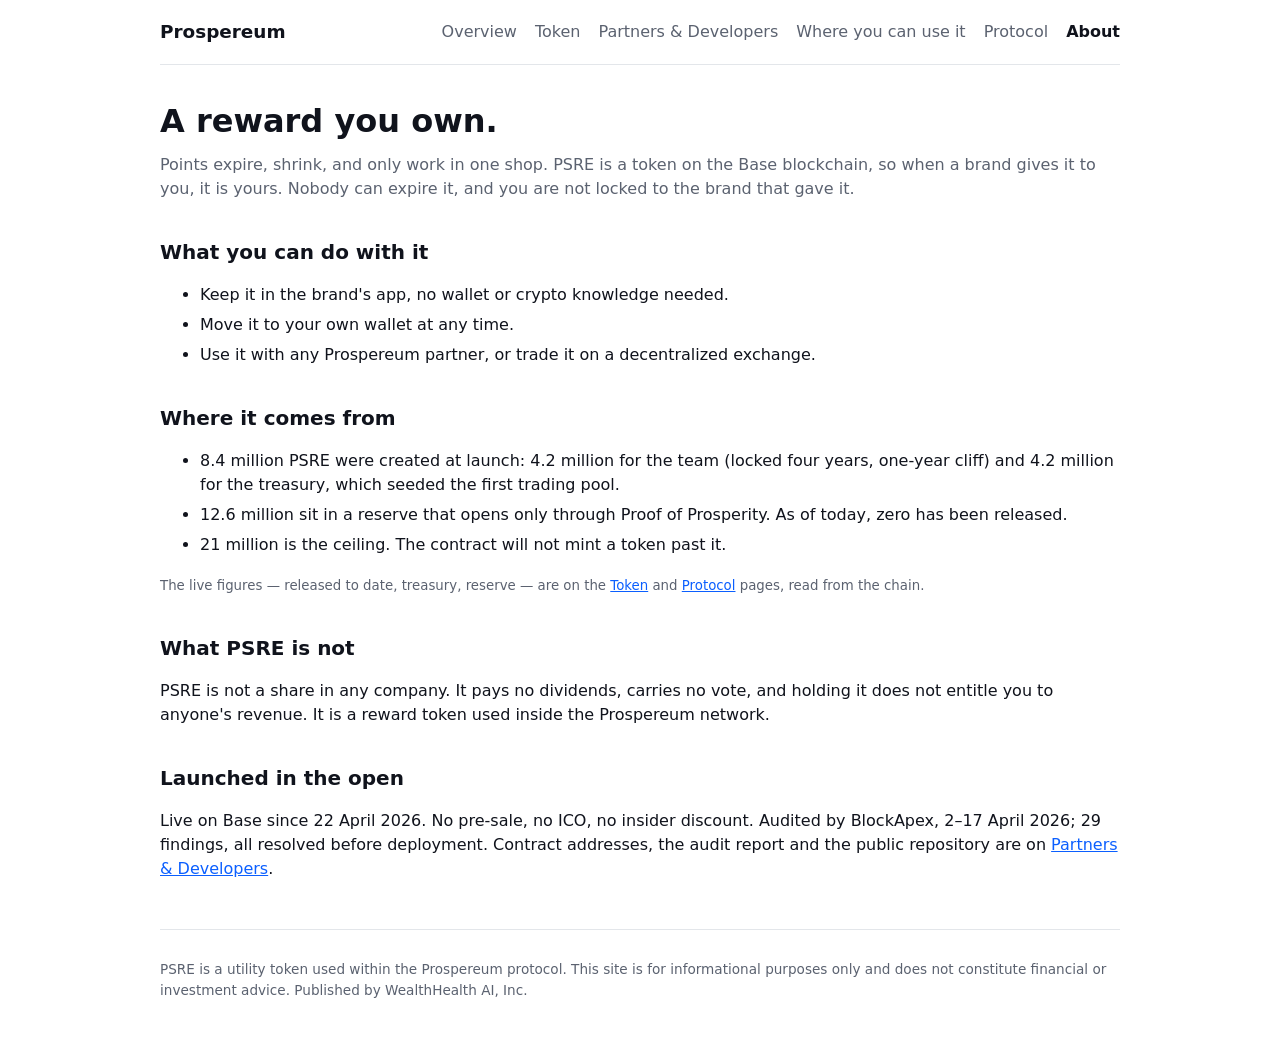
<file: site/pages/about/index.html>
<!doctype html>
<html lang="en">
<head>
<meta charset="utf-8">
<meta name="viewport" content="width=device-width, initial-scale=1">
<title>What PSRE is — Prospereum</title>
<meta name="description" content="PSRE in plain words: a reward you own, where it comes from, and what it is not.">
<link rel="canonical" href="https://prospereum.io/about/">
<link rel="icon" href="/favicon.svg" type="image/svg+xml">
<meta property="og:type" content="website">
<meta property="og:site_name" content="Prospereum">
<meta property="og:title" content="What PSRE is — Prospereum">
<meta property="og:description" content="PSRE in plain words: a reward you own, where it comes from, and what it is not.">
<meta property="og:url" content="https://prospereum.io/about/">
<meta name="twitter:card" content="summary">
<link rel="stylesheet" href="../site.css">
</head>
<body>
<header class="top">
  <a class="brand" href="/">Prospereum</a>
  <nav><a href="/">Overview</a><a href="/token/">Token</a><a href="/partners/">Partners &amp; Developers</a><a href="/use/">Where you can use it</a><a href="/protocol/">Protocol</a><a href="/about/" aria-current="page">About</a></nav>
</header>

<main>
<!-- Site Copy & IA v1 §2.2 What PSRE is, verbatim. Static: no chain read on this page. -->
<h1>A reward you own.</h1>
<p class="lede">Points expire, shrink, and only work in one shop. PSRE is a token on the Base blockchain, so when a brand gives it to you, it is yours. Nobody can expire it, and you are not locked to the brand that gave it.</p>

<section>
<h2>What you can do with it</h2>
<ul>
<li>Keep it in the brand's app, no wallet or crypto knowledge needed.</li>
<li>Move it to your own wallet at any time.</li>
<li>Use it with any Prospereum partner, or trade it on a decentralized exchange.</li>
</ul>
</section>

<section>
<h2>Where it comes from</h2>
<ul>
<li>8.4 million PSRE were created at launch: 4.2 million for the team (locked four years, one-year cliff) and 4.2 million for the treasury, which seeded the first trading pool.</li>
<li>12.6 million sit in a reserve that opens only through Proof of Prosperity. As of today, zero has been released.</li>
<li>21 million is the ceiling. The contract will not mint a token past it.</li>
</ul>
<small>The live figures — released to date, treasury, reserve — are on the <a href="/token/">Token</a> and <a href="/protocol/">Protocol</a> pages, read from the chain.</small>
</section>

<section>
<h2>What PSRE is not</h2>
<p>PSRE is not a share in any company. It pays no dividends, carries no vote, and holding it does not entitle you to anyone's revenue. It is a reward token used inside the Prospereum network.</p>
</section>

<section>
<!-- Launch and audit facts from §2.1 "Three facts" and §2.4 "Audit", verbatim. -->
<h2>Launched in the open</h2>
<p>Live on Base since 22 April 2026. No pre-sale, no ICO, no insider discount. Audited by BlockApex, 2–17 April 2026; 29 findings, all resolved before deployment. Contract addresses, the audit report and the public repository are on <a href="/partners/">Partners &amp; Developers</a>.</p>
</section>
</main>

<footer>
<p>PSRE is a utility token used within the Prospereum protocol. This site is for informational purposes only and does not constitute financial or investment advice. Published by WealthHealth AI, Inc.</p>
</footer>
</body>
</html>
</file>
<file: site/pages/site.css>
/* prospereum.io — minimal static styles; no web fonts, no third-party loads (sheet v2 row 7). */
:root{--ink:#10131c;--muted:#5b6270;--line:#e3e6ea;--accent:#0b5fff;font-family:system-ui,-apple-system,Segoe UI,Roboto,sans-serif;color:var(--ink);line-height:1.5}
body{margin:0;max-width:960px;padding:0 20px 48px;margin-inline:auto}
.top{display:flex;align-items:center;justify-content:space-between;padding:18px 0;border-bottom:1px solid var(--line)}
.brand{font-weight:700;text-decoration:none;color:var(--ink);font-size:1.15rem}
nav a{margin-left:18px;color:var(--muted);text-decoration:none}nav a[aria-current]{color:var(--ink);font-weight:600}
h1{font-size:2rem;margin:32px 0 8px}h2{font-size:1.25rem;margin:36px 0 10px}h3{font-size:1rem;margin:24px 0 6px}
.lede{color:var(--muted);margin:0 0 6px}.snapshot{font-size:.85rem;color:var(--muted);font-variant-numeric:tabular-nums}
table.stats{width:100%;border-collapse:collapse}table.stats th,table.stats td{text-align:left;padding:9px 0;border-bottom:1px solid var(--line);vertical-align:top}
table.stats th{font-weight:500;color:var(--muted);width:46%}table.stats td{font-variant-numeric:tabular-nums}
small{color:var(--muted)}.muted{color:var(--muted)}
ul.addresses{list-style:none;padding:0;font-family:ui-monospace,SFMono-Regular,Menlo,monospace;font-size:.85rem}ul.addresses li{padding:4px 0;word-break:break-all}
a{color:var(--accent)}footer{margin-top:48px;border-top:1px solid var(--line);padding-top:16px;color:var(--muted);font-size:.85rem}
.stats-strip{font-variant-numeric:tabular-nums;font-size:1.05rem;margin:0 0 4px}.closing{margin-top:40px;font-size:1.15rem}
main ol li,main ul li{margin:6px 0}
/* Phone widths (Kin PR #1 finding 10): the six nav links wrap under the brand as a stacked, tappable row set; no JS. */
@media (max-width:640px){
  .top{flex-wrap:wrap;align-items:flex-start;padding:14px 0}
  .brand{flex:1 0 100%;margin-bottom:8px}
  nav{display:flex;flex-wrap:wrap;width:100%;gap:6px 16px}
  nav a{margin-left:0;padding:4px 0;min-height:24px;line-height:24px}
  h1{font-size:1.6rem}
  table.stats th{width:50%}
}
</file>
